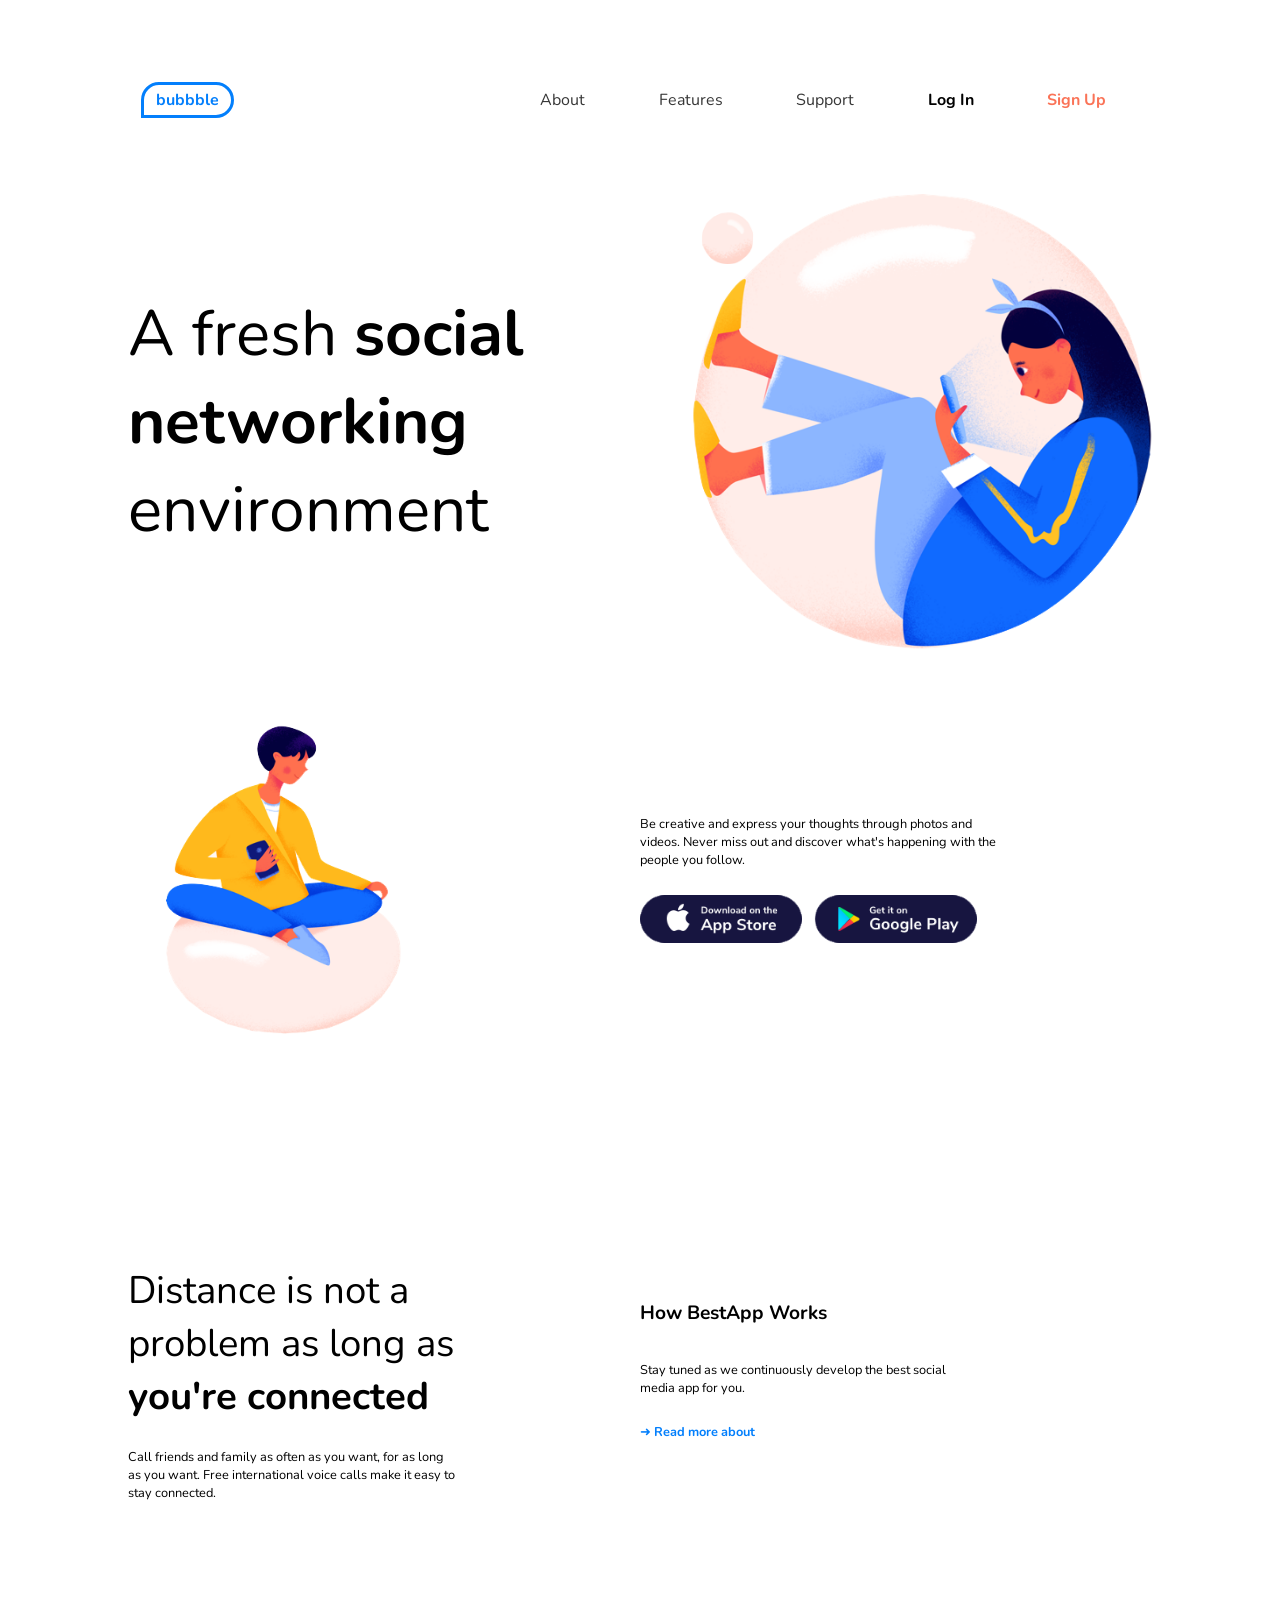
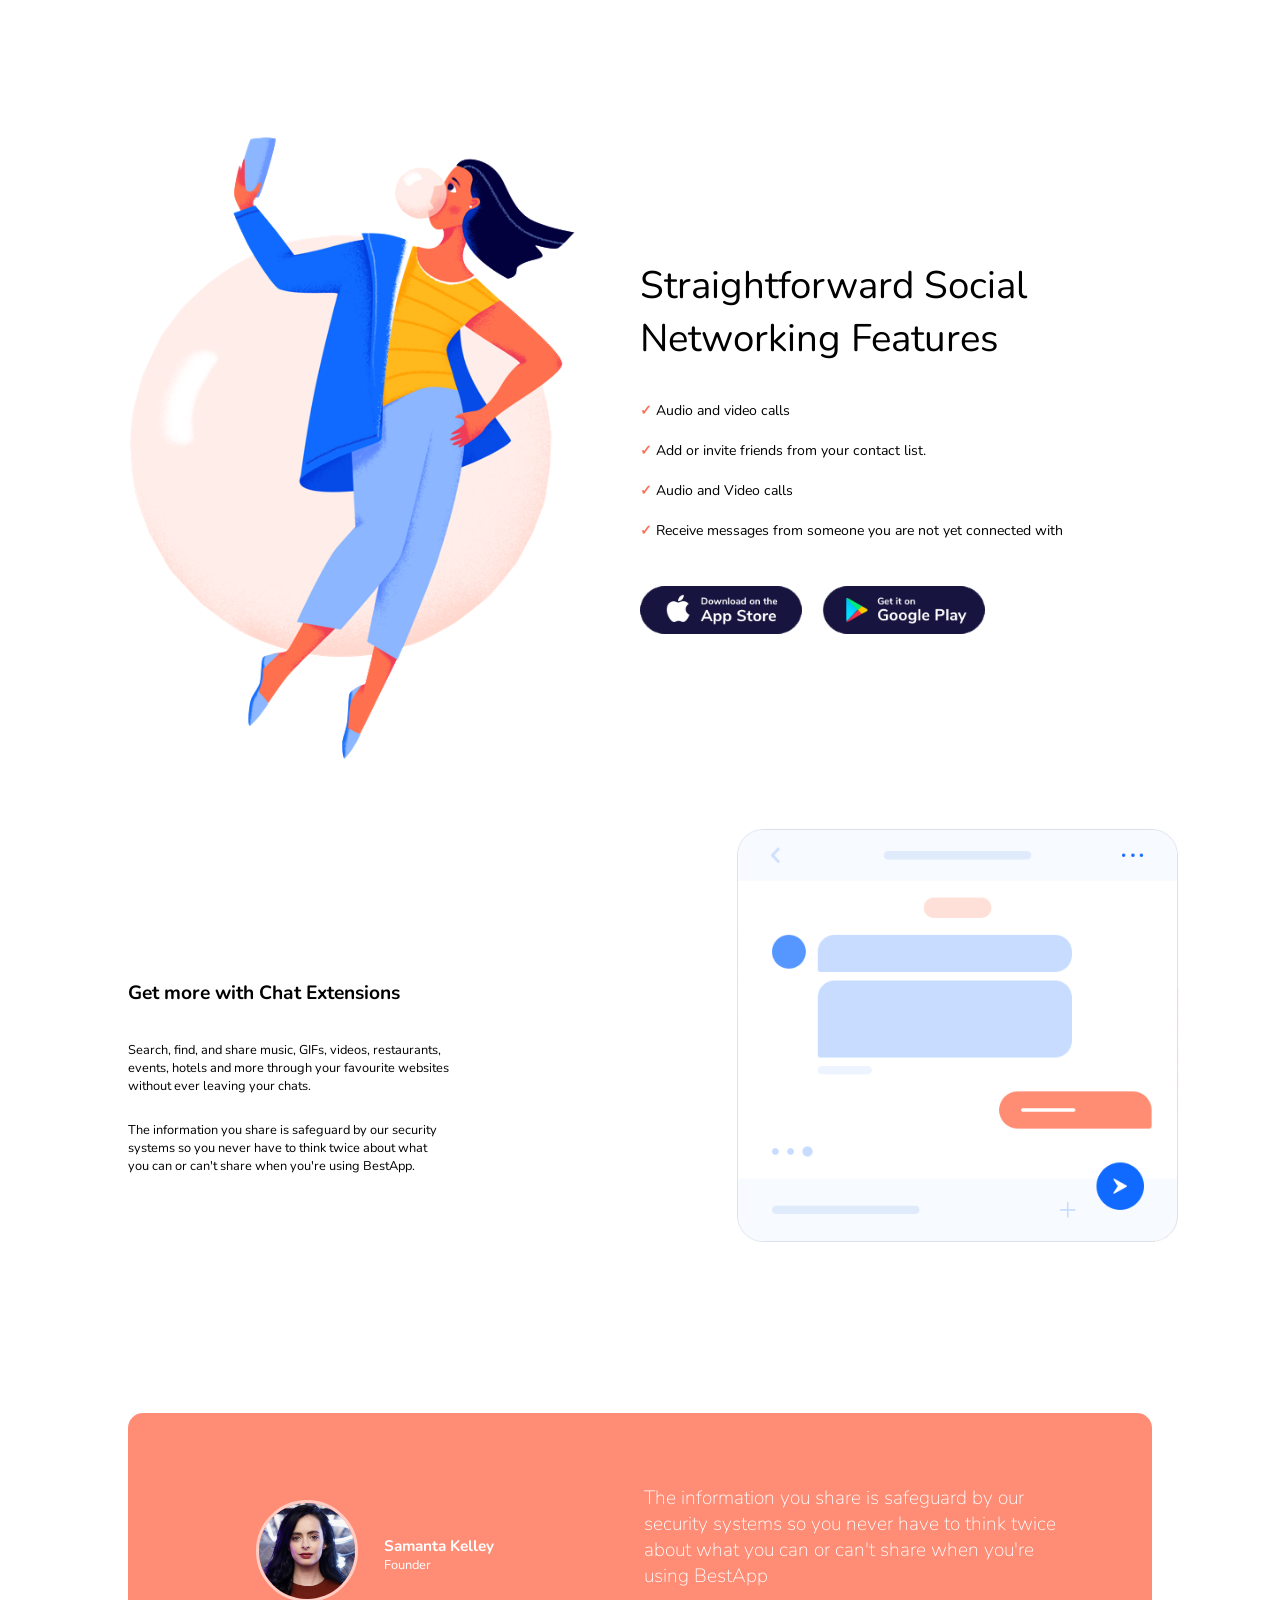
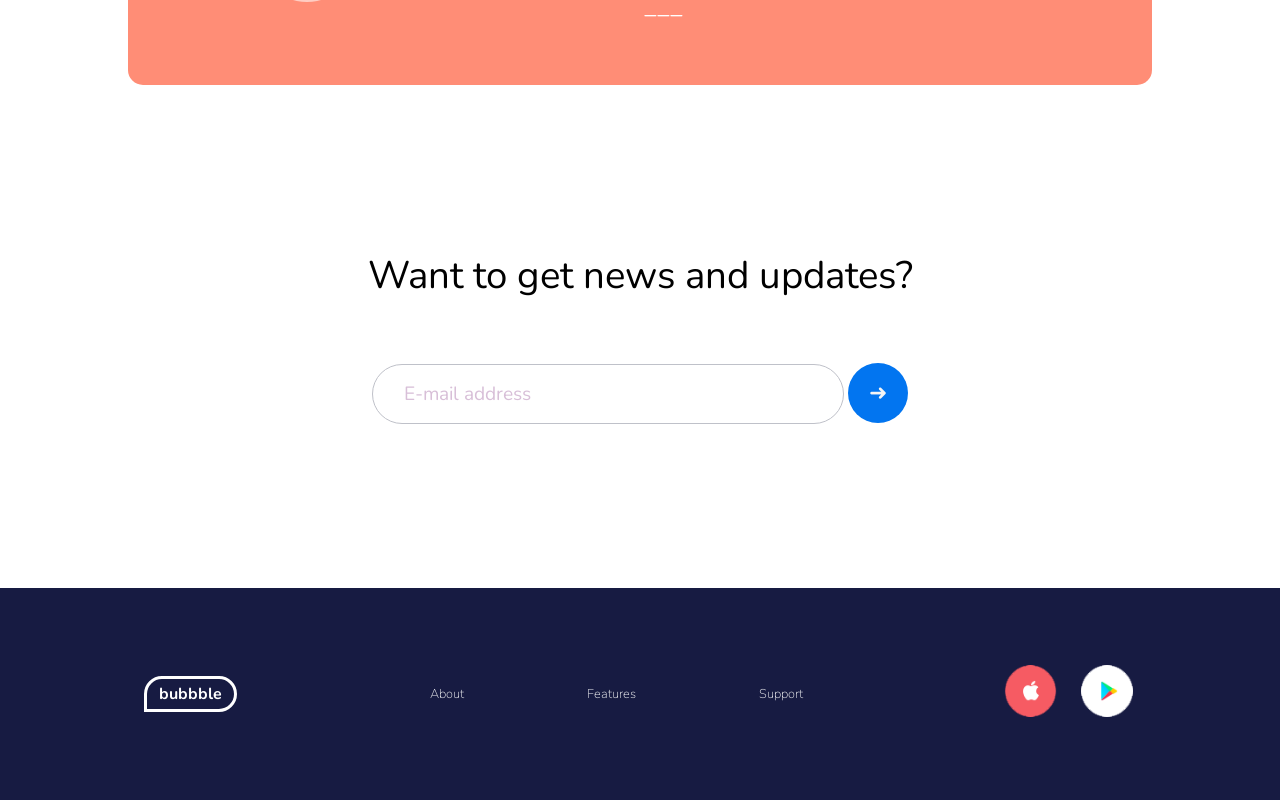
<file: index.html>
<!DOCTYPE html>
<html lang="en">
<!-- Head Area Start -->
<head>
    <meta charset="UTF-8">
    <meta name="viewport" content="width=device-width, initial-scale=1, minimum-scale=1">
    <!-- The above 4 meta tags *must* come first in the head; any other head content must come *after* these tags -->

    <!-- Title -->
    <title>Bubbble - Best social networking environment</title>

    <!-- Favicon -->
    <link rel="icon" href="img/core/favicon-b.png">

    <!-- Core Stylesheet -->
    <link href="css/style.css" rel="stylesheet">

    <!-- Responsive CSS -->
    <link href="css/responsive.css" rel="stylesheet">

    <!-- Font Style -->
    <link href="https://fonts.googleapis.com/css?family=Nunito&display=swap" rel="stylesheet">
</head>
<!-- Head Area End -->

<!-- Body Start -->
<body>
    <!-- Navigation Bar Start -->
    <nav>
        <!-- Logo -->
        <a href="#">
            <div class="logo-blue">
                bubbble
            </div>
        </a>
        <!-- Navigation Menu Start -->
        <ul class="nav-links">
                <li><a href="#">About</a></li>
                <li><a href="#">Features</a></li>
                <li><a href="#">Support</a></li>
                <li class="nav-login"><a href="#">Log In</a></li>
                <li class="nav-signup"><a href="#">Sign Up</a></li>
        </ul>
        <!-- Navigation Menu End -->
        <!-- Navigation Menu Toggle Button -->
        <div class="menu">
            <div class="btn-bar1"></div>
            <div class="btn-bar2"></div>
            <div class="btn-bar3"></div>
        </div>
    </nav>
    <!-- Navigation Menu End -->

    <!-- Content Wrap Start -->
    <div class="wrapper">
        <!-- First Row Content Start -->
        <div class="row-wrap">
            <!-- Caption -->
            <div class="caption">
                <p class="caption-big">
                    A fresh <b>social networking</b> environment
                </p>
            </div>
            <div class="main-img1">
                <img src="img/main_img_1.png" alt="Main-Image-1">
            </div>
        </div>
        <!-- First Row Content End -->

        <!-- Second Row Content Start -->
        <div class="row-wrap">
            <div class="main-img2">
                <img src="img/main_img_2.png" alt="Main-Image-2">
            </div>
            <div class="caption-block">
                <div>
                    <article class="medium-text">
                        <p>
                            Be creative and express your thoughts through photos and videos. Never miss out and discover what's happening with the people you follow.
                        </p>
                    </article>
                </div>
                <!-- Download App Button -->
                <div class="button-section">
                    <div class="download-button">
                        <a href="#"><img class="btn_1" src="img/download-btn-apple.png" alt="Apple-Button"></a>
                    </div>
                    <div class="download-button">
                        <a href="#"><img class="btn_2" src="img/download-btn-android.png" alt="Android Button"></a>
                    </div>
                </div>
            </div>
        </div>
        <!-- Second Row Content End -->

        <!-- Third Row Content Start -->
        <div class="row-wrap">
            <!-- Left Caption Start -->
            <div class="left-caption">
                <article>
                    <p class="caption-medium">
                        Distance is not a problem as long as <b>you're connected</b>
                    </p>
                    <p class="medium-text">
                        Call friends and family as often as you want, for as long as you want. Free international voice calls make it easy to stay connected.
                    </p>
                </article>
            </div>
            <!-- Left Caption End -->

            <!-- Right Caption Start -->
            <div class="right-caption">
                <article>
                    <!-- Right Caption -->
                    <p class="caption-small">
                        <b>How BestApp Works</b>
                    </p>
                    <p class="medium-text-small-margin">
                        Stay tuned as we continuously develop the best social media app for you.
                    </p>
                    <!-- Read More Link -->
                    <p class="medium-text-link">
                        <a href="#" style="color:#037ffc;">&#x279C <b>Read more about</b></a>
                    </p>
                </article>
            </div>
            <!-- Right Caption End -->
        </div>
        <!-- Third Row Content End -->

        <!-- Fourth Row Content Start -->
        <div class="row-wrap">
            <div class="main-img-3">
                <img src="img/main_img_3.png" alt="Main-Image-3">
            </div>
            <!-- Features -->
            <div class="caption-features">
                <article>
                    <p class="caption-medium-heading">
                        Straightforward Social Networking Features
                    </p>
                    <p>
                        <!-- Features List -->
                        <div class="features-section">
                            <!-- Unordered List Start -->
                            <ul class="feature-list">
                                <li>Audio and video calls</Audio></li>
                                <li>Add or invite friends from your contact list.</li>
                                <li>Audio and Video calls</li>
                                <li>Receive messages from someone you are not yet connected with</li>
                            </ul>
                            <!-- Unordered List End -->
                        </div>
                    </p>
                    <!-- Download Buttons -->
                    <div class="button-section">
                        <div class="download-button-alt">
                            <a href="#"><img class="btn_1-alt" src="img/download-btn-apple.png" alt="Apple-Button"></a>
                        </div>
                        <div class="download-button-alt">
                            <a href="#"><img class="btn_2-alt" src="img/download-btn-android.png" alt="Android-Button"></a>
                        </div>
                    </div>
                </article>
            </div>
        </div>
        <!-- Fourth Row Content End -->

        <!-- Fifth Row Content Start -->
        <div class="row-wrap">
            <!-- Caption -->
            <div class="article-medium">
                <article>
                    <p class="caption-small">
                        <b>Get more with Chat Extensions</b>
                    </p>
                    <p class="medium-text-small-margin">
                        Search, find, and share music, GIFs, videos, restaurants, events, hotels and more through your favourite websites without ever leaving your chats.
                    </p>
                    <p class="medium-text-small-margin">
                        The information you share is safeguard by our security systems so you never have to think twice about what you can or can't share when you're using BestApp.
                    </p>
                </article>
            </div>
            <div class="main-img-4">
                <img src="img/main_img_4.png" alt="Main-Image-4">
            </div>
        </div>
        <!-- Fifth Row Content End -->

        <!-- Sixth Row Content Start -->
        <div class="row-wrap">
            <!-- Profile Area Start -->
            <div class="profile-section">
                <!-- Profile Photo -->
                <div class="profile-card">
                    
                        <div class="profile-img-section">
                            <img class="profile-img" src="img/profile-photo.jpg" alt="Profile-Photo">
                        </div>
                    <!-- Profile Info -->
                    <div class="profile-name">
                        <p class="profile-name-card">
                            <b>Samanta Kelley</b><br>
                            Founder
                        </p>
                    </div>
                </div>
                <!-- Profile Area End -->
                <!-- Quote Area Start -->
                <div class="profile-caption-section">
                    <p class="profile-caption">
                        The information you share is safeguard by our security systems so you never have to think twice about what you can or can't share when you're using BestApp
                    </p>
                    <p class="profile-end">
                        ___
                    </p>
                </div>
                <!-- Quote Are End -->
            </div>
            <!-- Profile Area End -->
        </div>
        <!-- Sixth Row Content End -->

        <!-- Email Input Area Start -->
        <div class="email-form" align="center">
            <div>
                <p class="caption-font">
                    Want to get news and updates?
                </p>
            </div>
            <!-- Email Input Form Start -->
            <div>
                <form class="form-class">
                    <input class="email-input" type="email" placeholder="E-mail address">
                    <input class="submit-btn" type="submit" value="&#x279C">
                </form>
            </div>
            <!-- Email Input Form End -->
        </div>
        <!-- Email Input Area End -->
    </div>
    <!-- Content Wrap End -->

    <!-- Footer Start -->
    <footer class="main-footer">
        <div class="footer-block">
            <!-- Logo -->
            <div class="mob-footer">
                <a href="#">
                    <div class="logo-white">
                        bubbble
                    </div>
                </a>
                <!-- Footer Menu Start -->
                <ul class="nav-links-footer">
                    <li><a href="#">About</a></li>
                    <li><a href="#">Features</a></li>
                    <li><a href="#">Support</a></li>
                </ul>
                <!-- Footer Menu End -->
            </div>
            <!-- Footer Download Buttons -->
            <div class="btn-section">
                <div class="btn-footer-img-1">
                    <a href="#"><img class="btn-footer" src="img/btn-round-apple.png" alt="Apple-Button"></a>
                </div>
                <div class="btn-footer-img-2">
                    <a href="#"><img class="btn-footer" src="img/btn-round-android.png" alt="Android-Button"></a>
                </div>
            </div>
        </div>
    </footer>
    <!-- Footer End -->

    <!-- Javascript Code Link -->
    <script src="js/menu.js"></script>
</body>
<!-- Body End -->
</html>
</file>
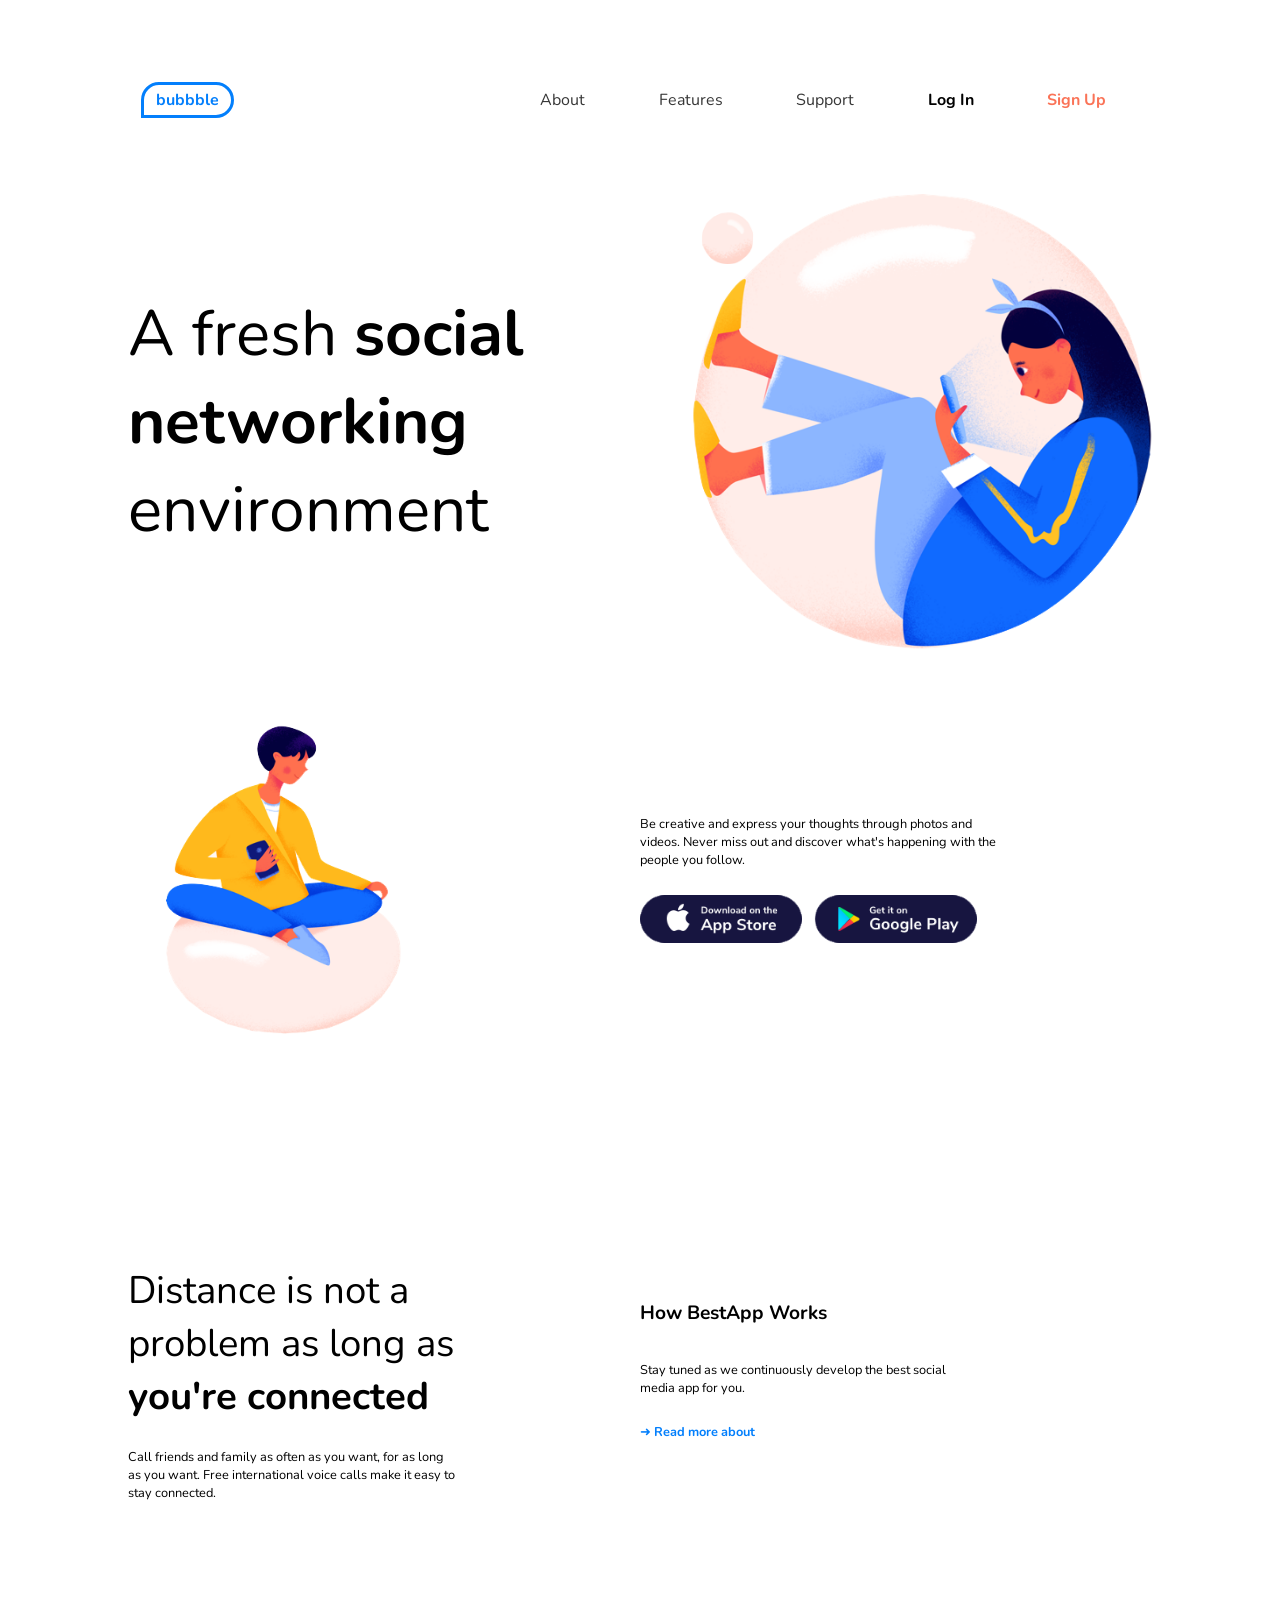
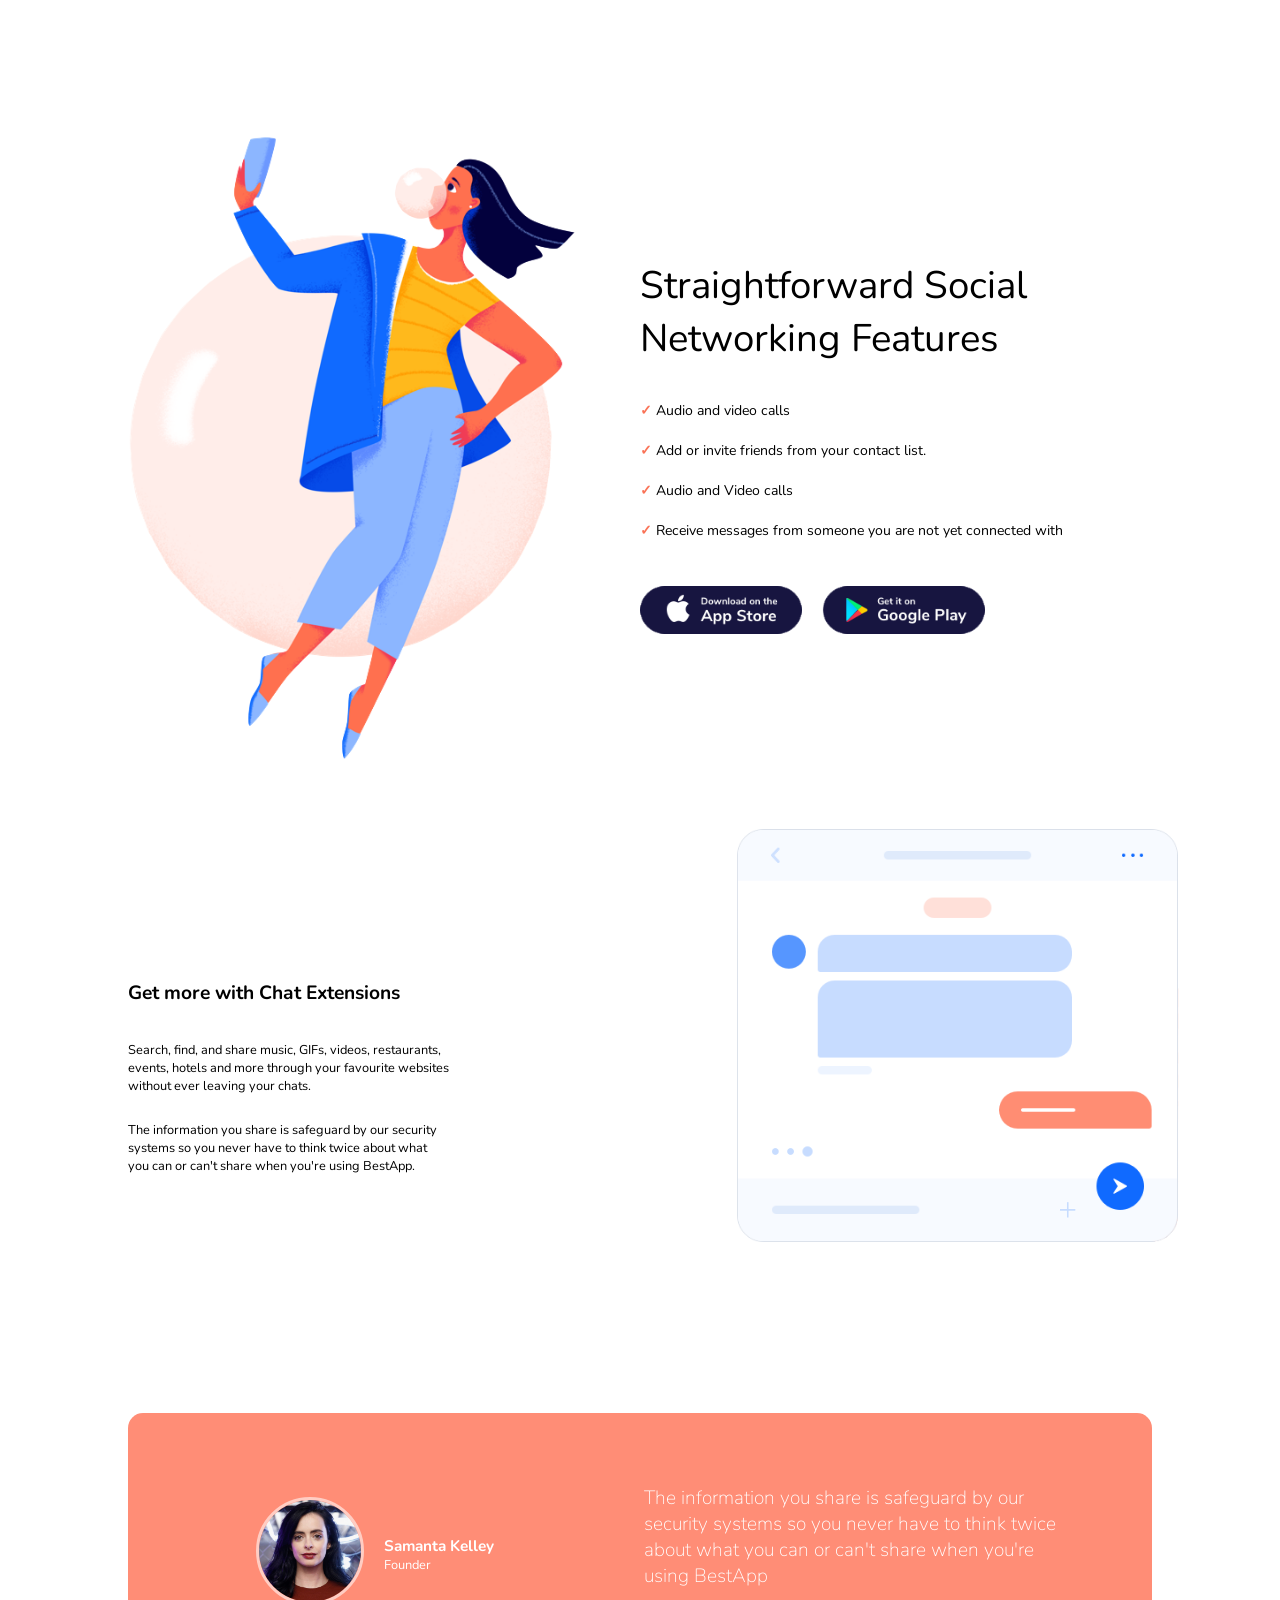
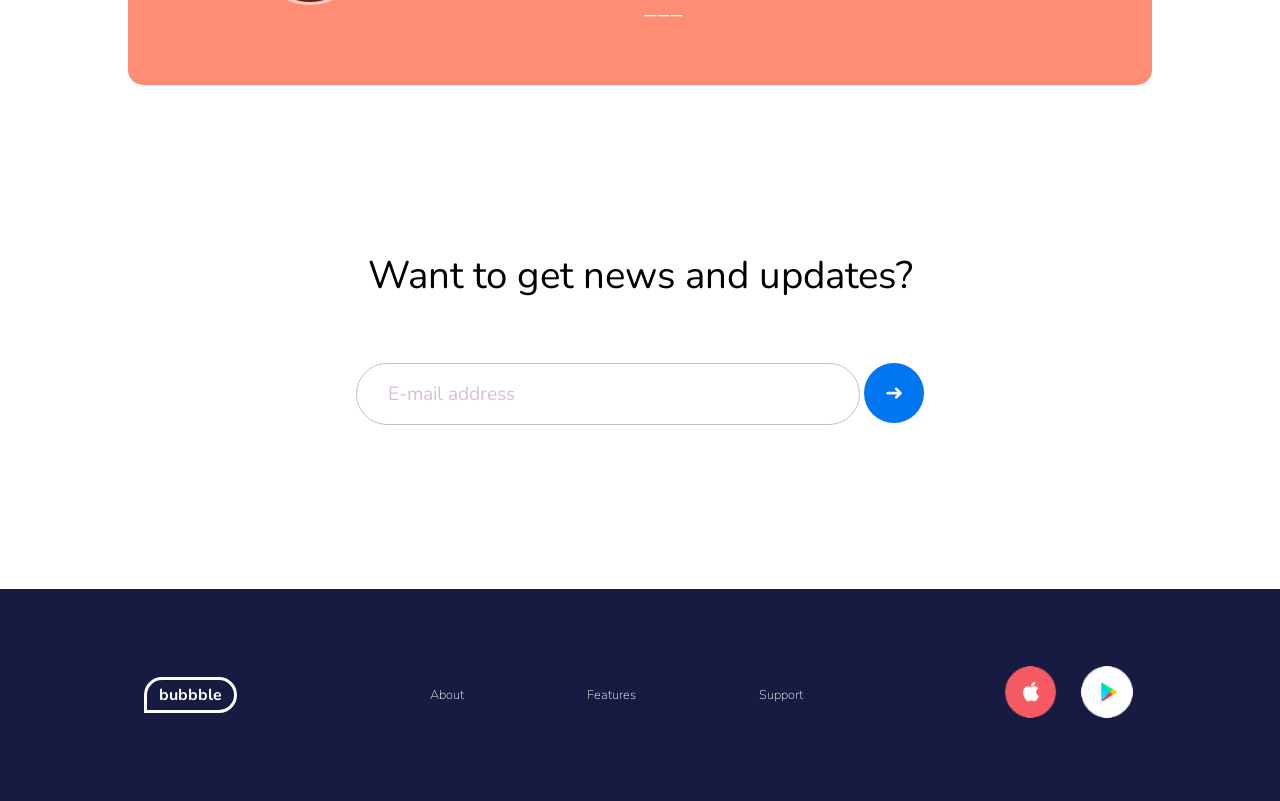
<file: bubbble/index.html>
<!DOCTYPE html>
<html lang="en">
<!-- Head Area Start -->
<head>
    <meta charset="UTF-8">
    <meta name="viewport" content="width=device-width, initial-scale=1.0">
    <!-- The above 4 meta tags *must* come first in the head; any other head content must come *after* these tags -->

    <!-- Title -->
    <title>Bubbble - Best social networking environment</title>

    <!-- Favicon -->
    <link rel="icon" href="img/core/favicon-b.png">

    <!-- Core Stylesheet -->
    <link href="css/style.css" rel="stylesheet">

    <!-- Responsive CSS -->
    <link href="css/responsive.css" rel="stylesheet">

    <!-- Font Style -->
    <link href="https://fonts.googleapis.com/css?family=Nunito&display=swap" rel="stylesheet">
</head>
<!-- Head Area End -->

<!-- Body Start -->
<body>
    <!-- Navigation Bar Start -->
    <nav>
        <!-- Logo -->
        <a href="#">
            <div class="logo-blue">
                bubbble
            </div>
        </a>
        <!-- Navigation Menu Start -->
        <ul class="nav-links">
                <li><a href="#">About</a></li>
                <li><a href="#">Features</a></li>
                <li><a href="#">Support</a></li>
                <li class="nav-login"><a href="#">Log In</a></li>
                <li class="nav-signup"><a href="#">Sign Up</a></li>
        </ul>
        <!-- Navigation Menu End -->
        <!-- Navigation Menu Toggle Button -->
        <div class="menu">
            <div class="btn-bar1"></div>
            <div class="btn-bar2"></div>
            <div class="btn-bar3"></div>
        </div>
    </nav>
    <!-- Navigation Menu End -->

    <!-- Content Wrap Start -->
    <div class="wrapper">
        <!-- First Row Content Start -->
        <div class="row-wrap">
            <!-- Caption -->
            <div class="caption">
                <p class="caption-big">
                    A fresh <b>social networking</b> environment
                </p>
            </div>
            <div class="main-img1">
                <img src="img/main_img_1.png" alt="Main-Image-1">
            </div>
        </div>
        <!-- First Row Content End -->

        <!-- Second Row Content Start -->
        <div class="row-wrap">
            <div class="main-img2">
                <img src="img/main_img_2.png" alt="Main-Image-2">
            </div>
            <div class="caption-block">
                <div>
                    <article class="medium-text">
                        <p>
                            Be creative and express your thoughts through photos and videos. Never miss out and discover what's happening with the people you follow.
                        </p>
                    </article>
                </div>
                <!-- Download App Button -->
                <div class="button-section">
                    <div class="download-button">
                        <a href="#"><img class="btn_1" src="img/download-btn-apple.png" alt="Apple-Button"></a>
                    </div>
                    <div class="download-button">
                        <a href="#"><img class="btn_2" src="img/download-btn-android.png" alt="Android Button"></a>
                    </div>
                </div>
            </div>
        </div>
        <!-- Second Row Content End -->

        <!-- Third Row Content Start -->
        <div class="row-wrap">
            <!-- Left Caption Start -->
            <div class="left-caption">
                <article>
                    <p class="caption-medium">
                        Distance is not a problem as long as <b>you're connected</b>
                    </p>
                    <p class="medium-text">
                        Call friends and family as often as you want, for as long as you want. Free international voice calls make it easy to stay connected.
                    </p>
                </article>
            </div>
            <!-- Left Caption End -->

            <!-- Right Caption Start -->
            <div class="right-caption">
                <article>
                    <!-- Right Caption -->
                    <p class="caption-small">
                        <b>How BestApp Works</b>
                    </p>
                    <p class="medium-text-small-margin">
                        Stay tuned as we continuously develop the best social media app for you.
                    </p>
                    <!-- Read More Link -->
                    <p class="medium-text-link">
                        <a href="#" style="color:#037ffc;">&#x279C <b>Read more about</b></a>
                    </p>
                </article>
            </div>
            <!-- Right Caption End -->
        </div>
        <!-- Third Row Content End -->

        <!-- Fourth Row Content Start -->
        <div class="row-wrap">
            <div class="main-img-3">
                <img src="img/main_img_3.png" alt="Main-Image-3">
            </div>
            <!-- Features -->
            <div class="caption-features">
                <article>
                    <p class="caption-medium-heading">
                        Straightforward Social Networking Features
                    </p>
                    <p>
                        <!-- Features List -->
                        <div class="features-section">
                            <!-- Unordered List Start -->
                            <ul class="feature-list">
                                <li>Audio and video calls</Audio></li>
                                <li>Add or invite friends from your contact list.</li>
                                <li>Audio and Video calls</li>
                                <li>Receive messages from someone you are not yet connected with</li>
                            </ul>
                            <!-- Unordered List End -->
                        </div>
                    </p>
                    <!-- Download Buttons -->
                    <div class="button-section">
                        <div class="download-button-alt">
                            <a href="#"><img class="btn_1-alt" src="img/download-btn-apple.png" alt="Apple-Button"></a>
                        </div>
                        <div class="download-button-alt">
                            <a href="#"><img class="btn_2-alt" src="img/download-btn-android.png" alt="Android-Button"></a>
                        </div>
                    </div>
                </article>
            </div>
        </div>
        <!-- Fourth Row Content End -->

        <!-- Fifth Row Content Start -->
        <div class="row-wrap">
            <!-- Caption -->
            <div class="article-medium">
                <article>
                    <p class="caption-small">
                        <b>Get more with Chat Extensions</b>
                    </p>
                    <p class="medium-text-small-margin">
                        Search, find, and share music, GIFs, videos, restaurants, events, hotels and more through your favourite websites without ever leaving your chats.
                    </p>
                    <p class="medium-text-small-margin">
                        The information you share is safeguard by our security systems so you never have to think twice about what you can or can't share when you're using BestApp.
                    </p>
                </article>
            </div>
            <div class="main-img-4">
                <img src="img/main_img_4.png" alt="Main-Image-4">
            </div>
        </div>
        <!-- Fifth Row Content End -->

        <!-- Sixth Row Content Start -->
        <div class="row-wrap">
            <!-- Profile Area Start -->
            <div class="profile-section">
                <!-- Profile Photo -->
                <div class="profile-card">
                    
                        <div class="profile-img-section">
                            <img class="profile-img" src="img/profile-photo.jpg" alt="Profile-Photo">
                        </div>
                    <!-- Profile Info -->
                    <div class="profile-name">
                        <p class="profile-name-card">
                            <b>Samanta Kelley</b><br>
                            Founder
                        </p>
                    </div>
                </div>
                <!-- Profile Area End -->
                <!-- Quote Area Start -->
                <div class="profile-caption-section">
                    <p class="profile-caption">
                        The information you share is safeguard by our security systems so you never have to think twice about what you can or can't share when you're using BestApp
                    </p>
                    <p class="profile-end">
                        ___
                    </p>
                </div>
                <!-- Quote Are End -->
            </div>
            <!-- Profile Area End -->
        </div>
        <!-- Sixth Row Content End -->

        <!-- Email Input Area Start -->
        <div class="email-form" align="center">
            <div>
                <p class="caption-font">
                    Want to get news and updates?
                </p>
            </div>
            <!-- Email Input Form Start -->
            <div>
                <form class="form-class">
                    <input class="email-input" type="email" placeholder="E-mail address">
                    <input class="submit-btn" type="submit" value="&#x279C">
                </form>
            </div>
            <!-- Email Input Form End -->
        </div>
        <!-- Email Input Area End -->
    </div>
    <!-- Content Wrap End -->

    <!-- Footer Start -->
    <footer class="main-footer">
        <div class="footer-block">
            <!-- Logo -->
            <div class="mob-footer">
                <a href="#">
                    <div class="logo-white">
                        bubbble
                    </div>
                </a>
                <!-- Footer Menu Start -->
                <ul class="nav-links-footer">
                    <li><a href="#">About</a></li>
                    <li><a href="#">Features</a></li>
                    <li><a href="#">Support</a></li>
                </ul>
                <!-- Footer Menu End -->
            </div>
            <!-- Footer Download Buttons -->
            <div class="btn-section">
                <div class="btn-footer-img-1">
                    <a href="#"><img class="btn-footer" src="img/btn-round-apple.png" alt="Apple-Button"></a>
                </div>
                <div class="btn-footer-img-2">
                    <a href="#"><img class="btn-footer" src="img/btn-round-android.png" alt="Android-Button"></a>
                </div>
            </div>
        </div>
    </footer>
    <!-- Footer End -->

    <!-- Javascript Code Link -->
    <script src="js/menu.js"></script>
</body>
<!-- Body End -->
</html>
</file>
<file: css/style.css>
/* --------------------------
:: Template Name: Bubbble Project
:: Template Author: Amal Joy
:: Template Author URI: 
:: Description: responsive & ultra light.
:: Tags: App Landing, Apps, Responsive App Landing, Bootstrap 4, Free Theme, Free HTML Template, HTML5 Template etc.
:: Version: v1.0
:: Created: 12/03/2020
-------------------------- */



/* --- [Master Stylesheet] ----
:: 1.0 Base CSS Start
:: 2.0 Header Area CSS
:: 3.0 Body CSS
:: 4.0 Image CSS
:: 5.0 Button Area CSS
:: 6.0 Caption Area CSS
:: 7.0 Input Area CSS
:: 8.0 Footer Area CSS
-------------------------- */



/* --------------------------
:: 1.0 Base CSS Start
-------------------------- */

* {
    padding: 0px;
    margin: 0px;
    box-sizing: border-box;
}

a {
    text-decoration: none;
}


/* --------------------------
:: 2.0 Header Area CSS
-------------------------- */

nav {
    display: flex;
    justify-content: space-around;
    align-items: center;
    min-height: 8vh;
    font-family: 'Nunito', sans-serif;
}

.nav-links {
    display: flex;
    justify-content: space-around;
    width: 50%;
    list-style: none;
}

.nav-links a{
    color: #e7f1fc;
}

.toggle .btn-bar1{
    transform: rotate(-45deg) translate(-5px,6px);
}

.toggle .btn-bar2{
    opacity: 0;
}

.toggle .btn-bar3{
    transform: rotate(45deg) translate(-5px,-6px);
}

.menu {
    display: none;
    transition: all 0.3 ease;
}

.btn-bar1, .btn-bar2, .btn-bar3 {
    width: 25px;
    height: 3px;
    background-color: #037ffc;
    margin: 5px;
}

.logo-blue {
    font-weight: bold;
    color: #037ffc;
    border: 3px #037ffc solid;
    display: inline-block;
    padding: 4px 12px 4px 12px;
    border-radius: 30px 30px 30px 0px;
    vertical-align: middle;
    margin-left: 5%;
}


/* --------------------------
:: 3.0 Body CSS
-------------------------- */

.wrapper {
    width: 90%;
    font-family: 'Nunito', sans-serif;
    margin: 0 auto;
}

.row-wrap {
    width: 100%;
    display:table;
}



/* --------------------------
:: 4.0 Image CSS
-------------------------- */

.main-img1 img {
width: 100%;
}

.main-img2 img {
    width: 80%;
}

.main-img {
    width: 50%;
}

.main-img-3 img{
    width: 48%;
    margin-left: 26%;
    margin-right: 26%;
}


/* --------------------------
:: 5.0 Button Area CSS
-------------------------- */

.button-section {
    width: 100%;
    
}

.download-button {
    display: inline-block;
    vertical-align: middle;
    margin-left: auto;
    margin-right: auto;
}

.download-button img{
    height: 5vw;
    width: auto;
    
}

.btn_1 {
    margin-right: 3%;
}

.btn_2 {
    margin-left: 3%;
}

.download-button-alt {
    display: inline-block;
    vertical-align: middle;
    margin-left: auto;
    margin-right: auto;
}

.download-button-alt img {
    height: 10vw;
    width: auto;
}

.btn_1-alt {
    margin-right: 10%;
}

.btn_2-alt {
    margin-left: 10%;
}


/* --------------------------
:: 6.0 Caption Area CSS
-------------------------- */

.left-caption, .right-caption {
    width: 100%;
}

.caption-block {
    width: 50%;
    font-size: 2vw;
    display: inline-block;
    vertical-align: middle;
}

.caption {
    width: 50%;
    font-size: 6vw;
}

.caption, .main-img1,.main-img2 {
    display: inline-block;
    vertical-align: middle;
    width: 50%;
}

.caption-big {
    width: 100%;
}

.medium-text {
    padding-bottom: 10%;
    font-size: 1.5vw;
}

.medium-text p{
    width: 89%;
}

.caption-medium {
    font-size: 4vw;
    padding-bottom: 5%;
}

.caption-small {
    font-size: 2vw;
    padding-bottom: 3%;
}

.medium-text-small-margin {
    padding-bottom: 5%;
    font-size: 1.5vw;
}

.medium-text-link {
    padding-bottom: 10%;
    font-size: 3vw;
}

.features-section{
    vertical-align: middle;
}

.feature-list {
    padding: 0px 0px 0px 0px;
}

.features-section ul {
    list-style: none;
    padding-bottom: 20px;
  }
  
.features-section  ul li:before {
    font-weight: bold;
    color: #fa7357;
    content: '✓   ';
  }

  .feature-list li {
      font-size: 3.5vw;
      line-height: 150%;
  }

  .caption-medium-heading {
    font-size: 9vw;
    padding-bottom: 5%;
}

.caption-features {
    width: 100%;
}

.caption-font {
    font-size: 5vw;
    font-family: 'Nunito', sans-serif;
    width: 90%;
    padding-top: 6%;
    padding-bottom: 6%;
}

.main-img-4 {
    width: 100%;
    padding-top: 10%;
    padding-bottom: 15%;
}

.main-img-4 img{
    width: 66%;
    margin-left: 17%;
    margin-right: 17%;
}

.article-medium {
    width: 100%;
    padding-top: 15%;
}

.profile-section {
    width: 100%;
    border-radius: 15px;
    background-color: #ff8d76;
    padding-top: 15%;
    padding-bottom: 15%;
    margin-bottom: 10%;
}

.profile-card {
    width: 80%;
    display: table;
    margin-left: 10%;
    margin-right: 10%;
}

.profile-img {
    width: 72%;
    border-radius: 50%;
    border-width: 3px;
    border-color: #ffcdc3;
    border-style: solid;
}

.profile-img-section {
    width: 50%;
    display: table-cell;
    vertical-align: middle;
}

.profile-name {
    width: 50%;
    display: table-cell;
    vertical-align: middle;
    color: white;
    font-size: 4vw;
}

.profile-caption-section {
    width: 80%;
    color: white;
    margin-left: 10%;
    margin-right: 10%;
    margin-top: 3%;
}

.profile-designation {
    font-size: 3.5vw;
}

.email-form{
    width: 100%;
    padding: 0% 0% 10% 0%;
}


/* --------------------------
:: 7.0 Input Area CSS
-------------------------- */

.email-input {
    height: 52px;
    width: 50%;
    border-radius: 50px;
    border: 1px solid #bfc1c9;
    font-family: 'Nunito', sans-serif;
    font-size: 4.5vw;
    padding-left: 10%;
}
::-webkit-input-placeholder {
    margin-left: 10px;
    color: thistle;
    font-family: 'Nunito', sans-serif;
    font-size: 4.5vw;
}

.submit-btn {
    height: 60px;
    width: 60px;
    border-radius: 50px;
    background-color: #0275f0;
    border-style: none;
    color: whitesmoke;
    font-size: 22px;
}

.form-class {
    padding-bottom: 6%;
}



/* --------------------------
:: 8.0 Footer Area CSS
-------------------------- */

.footer-block {
    width: 100%;
    background-color: #171b42;
    font-family: 'Nunito', sans-serif;
    display: table;
    padding-bottom: 10%;
    padding-top: 10%;
    margin-bottom: 0px;
}

.logo-white {
    font-weight: bold;
    color: white;
    border: 3px white solid;
    display: inline-block;
    padding: 4px 12px 4px 12px;
    border-radius: 30px 30px 30px 0px;
    vertical-align: middle;
    margin-left: 15%;
}

.mob-footer {
    display: flex;
    justify-content: space-around;
    align-items: center; 
}

.nav-links-footer {
    display: flex;
    justify-content: space-around;
    width: 100%;
    list-style: none;
    margin-left: 4%;
}

.nav-links-footer a{
    color: white;
}


.btn-section {
    margin-top: 5%;
    margin-left: 35%;
    margin-right: 30%;
    width: 100%;
}

.btn-footer {
    height: auto;
    width: 80%;
    display: inline-block;   
}

.btn-footer-img-1, .btn-footer-img-2 {
    display: inline-block;
}

.main-footer {
    margin-bottom: 0px;
}

/* --------------------------
:: CSS End
-------------------------- */
</file>
<file: css/responsive.css>
/* --------------------------
:: Template Name: Bubbble Project Responsive
:: Template Author: Amal Joy
:: Template Author URI: 
:: Description: responsive & ultra light.
:: Tags: App Landing, Apps, Responsive App Landing, Bootstrap 4, Free Theme, Free HTML Template, HTML5 Template etc.
:: Version: v1.0
:: Created: 12/03/2020
-------------------------- */


/* ---------------------------------------
:: For screen size larger than 1025 pixels
--------------------------------------- */

@media screen and (min-width: 1025px) {
    .wrapper {
        width: 80%;
    }

    nav {
        margin-top: 5%;
    }

    .caption {
        font-size: 5vw;
    }

    div.left-caption, .right-caption {
        width: 50%;
        display: inline-block;
        vertical-align: middle;
    }

    .medium-text {
        width: 64%;
        font-size: 1vw;
        padding-bottom: 5%;
    }  
    
    .medium-text p {
        width: 110%;
    }

    p.medium-text-small-margin {
        width: 63%;
        font-size: 1vw;
    }

    div.main-img-3 {
        width: 50%;
    }

    div.main-img-3 img{
        width: 88%;
        margin-left: 0px;
        margin-right: 0px;
    }

    div.caption-features {
        width: 50%;
    }

    p.caption-medium-heading {
        font-size: 3vw;
    }

    .caption-medium {
        font-size: 3vw;
        margin-right: 16%;
    }

    .left-caption {
        margin-top: 15%;
        margin-bottom: 15%;
    }

    .right-caption {
        margin-top: 15%;
        margin-bottom: 15%;
    }

    .feature-list li {
        font-size: 1.1vw;
        line-height: 40px;
    }

    img.btn-1-alt {
        margin-right: 3%;
    }

    img.btn-2-alt {
        margin-left: 3%;
    }

    .download-button img {
        height: 3.8vw;
    }

    .download-button-alt img {
        height: 3.8vw;
        width: auto;
    }

    div.main-img-3 {
        display: inline-block;
        vertical-align: middle;
    }

    div.caption-features {
        display: inline-block;
        vertical-align: middle;
    }

    .features-section ul {
        padding-bottom: 35px;
    }

    div.article-medium {
        width: 50%;
        padding-top: 0px;
        display: inline-block;
        vertical-align: middle;
    }

    div.main-img-4 {
        width: 50%;
        padding-top: 0px;
        padding-bottom: 0px;
        display: inline-block;
        vertical-align: middle;
    }


    div.profile-section {
        display: inline-block;
        vertical-align: middle;
        padding-top: 7%;
        padding-bottom: 6%;
        margin-bottom: 10%;
    }

    div.profile-card {
        width: 50%;
        margin-left: 0%;
        margin-right: 0%;
        display: inline-block;
        vertical-align: middle;
    }

    p.profile-name-card b{
        font-size: 1.2vw;
    }

    p.profile-name-card{
        font-size: 1vw;
    }

    .caption-small {
        font-size: 1.5vw;
        margin-bottom: 20px;
    }

    img.profile-img {
        width: 40%;
        margin-left: 50%;
        margin-right: 6%;
    }

    div.profile-caption-section {
        width: 49%;
        margin-left: 0px;
        margin-right: 0px;
        margin-top: 0px;
        display: inline-block;
        vertical-align: middle;
    }

    p.profile-caption {
        width: 85%;
        font-size: 1.5vw;
        font-weight: lighter;
    }

    p.profile-end {
        width: 100%;
        font-size: 2vw;
    }

    .email-input {
        height: 60px;
        width: 46%;
        font-size: 1.5vw;
        padding-left: 3%;
    }

    ::-webkit-input-placeholder {
        font-size: 1.5vw;
    }

    .footer-block {
        display: flex;
        justify-content: space-around;
        padding-bottom: 6%;
        padding-top: 6%;
    }

    .btn-section {
        margin-top: 0%;
        margin-left: 0%;
        margin-right: 9%;
        width: 12%;
        display: flex;
        justify-content: space-around;
    }

    .nav-links-footer {
        font-size: 1vw;
        margin-left: 16%;
        margin-right: 12%;
        font-weight: lighter;
    }

    .logo-white {
        margin-left: 0%;
    }

    .mob-footer {
        width: 64%;
        margin-left: 10%;
    }
    
    .main-footer {
        width: 100%;
    }

    .caption-font {
        font-size: 3vw;
    }

    .row-wrap {
        margin: 5% 0% 0% 0%;
    }

    .nav-links a {
        color: rgb(54, 54, 54);
    }

    li.nav-signup a{
        font-weight: bold;
        color: #fa7357;
    }

    li.nav-login a{
        font-weight: bold;
        color: black;

    }

    .main-img-4 img {
        width: 90%;
        margin-left: 17%;
        margin-right: 17%;
        margin-bottom: 20%;
    }

    .medium-text-link {
        font-size: 1vw;
    }

    .main-img1 img {
        width: 110%;
    }

    .main-img2 img {
        width: 62%;
    }

    .btn-footer {
        width: 88%;
    }
    
}




/* ---------------------------------------
:: For screen size smaller than 600 pixels
--------------------------------------- */

@media screen and (max-width: 600px) {
    html, body {
        overflow-x: hidden;
        max-width: 100%;
    }

    p.medium-text {
        font-size: 3.5vw;
        width: 92%;
    }

    p.caption-medium {
        font-size: 7vw;
    }

    article.medium-text {
        font-size: 2.5vw;
    }

    p.caption-small {
        font-size: 5vw;
    }

    p.medium-text-small-margin {
        padding-bottom: 3%;
        font-size: 3.5vw;
        width: 93%;
    }

    .caption-medium-heading {
        font-size: 8vw;
    }

    nav {
        border-bottom: 1px rgb(234, 234, 238) solid;
        width: 100%;
        justify-content: space-around;
    }

    .menu {
        display: inline-block;
        cursor: pointer;
        vertical-align: middle;
        margin-left: 57%;
        margin-right: 5%;
    }

    .nav-links {
        position: absolute;
        right: 0px;
        height: 45vh;
        top: 8vh;
        background-color: #037ffc;
        display: flex;
        flex-direction: column;
        align-items: center;
        width: 100%;
        transform: translateX(100%);
        transition: transform 0.3s ease-in;
        font-weight: bold;
    }

    .nav-active {
        transform: translateX(0%);
    }

    .row-wrap {
        margin: 24px 0px 24px 0px;
    }

    .caption-features {
        margin-top: 28px;
    }
}



/* -----------------------------------------------------------------
:: For screen size larger than 601 pixels & smaller than 1024 pixels
----------------------------------------------------------------- */

@media screen and (min-width: 601px) and (max-width: 1024px){
    .wrapper {
        width: 80%;
    }

    div.left-caption, .right-caption {
        width: 50%;
        display: inline-block;
        vertical-align: middle;
    }

    p.medium-text {
        width: 80%;
    }

    p.medium-text-small-margin {
        width: 80%;
    }

    div.main-img-3 {
        width: 50%;
    }

    div.main-img-3 img{
        width: 100%;
        margin-left: 0px;
        margin-right: 0px;
    }

    div.caption-features {
        width: 50%;
    }

    p.caption-medium-heading {
        font-size: 3vw;
    }

    .feature-list li {
        font-size: 1.5vw;
    }

    img.btn-1-alt {
        margin-right: 3%;
    }

    img.btn-2-alt {
        margin-left: 3%;
    }

    .download-button-alt img {
        height: 5vw;
        width: auto;
    }

    div.main-img-3 {
        display: inline-block;
        vertical-align: middle;
    }

    div.caption-features {
        display: inline-block;
        vertical-align: middle;
    }

    div.article-medium {
        width: 50%;
        padding-top: 0px;
        display: inline-block;
        vertical-align: middle;
    }

    div.main-img-4 {
        width: 50%;
        padding-top: 0px;
        padding-bottom: 0px;
        display: inline-block;
        vertical-align: middle;
    }

    div.profile-section {
        display: inline-block;
        vertical-align: middle;
        padding-top: 5%;
        padding-bottom: 4%;
        margin-bottom: 10%;
    }

    div.profile-card {
        width: 50%;
        margin-left: 0%;
        margin-right: 0%;
        display: inline-block;
        vertical-align: middle;
    }

    p.profile-name-card b{
        font-size: 2vw;
    }

    p.profile-name-card{
        font-size: 1.5vw;
    }

    img.profile-img {
        width: 51%;
        margin-left: 34%;
        margin-right: 6%;
    }

    div.profile-caption-section {
        width: 49%;
        margin-left: 0px;
        margin-right: 0px;
        margin-top: 0px;
        display: inline-block;
        vertical-align: middle;
    }

    p.profile-caption {
        width: 90%;
        font-size: 2vw;
    }

    p.profile-end {
        width: 100%;
        font-size: 2vw;
    }

    .email-input {
        height: 60px;
        width: 48%;
        font-size: 2vw;
    }

    ::-webkit-input-placeholder {
        font-size: 2vw;
    }

    .footer-block {
        display: flex;
        justify-content: space-around;
    }

    .btn-section {
        margin-top: 0%;
        margin-left: 0%;
        margin-right: 9%;
        width: 12%;
        display: flex;
        justify-content: space-around;
    }

    .nav-links-footer {
        font-size: 2vw;
        margin-left: 16%;
        margin-right: 12%;
        font-weight: lighter;
    }

    .logo-white {
        margin-left: 0%;
    }

    .mob-footer {
        width: 64%;
        margin-left: 10%;
    }
    
    .main-footer {
        width: 100%;
    }

    .caption-font {
        font-size: 4vw;
    }

    .row-wrap {
        margin: 5% 0% 0% 0%;
    }

    .nav-links a {
        color: rgb(54, 54, 54);
    }

    li.nav-signup a{
        font-weight: bold;
        color: #fa7357;
    }

    li.nav-login a{
        font-weight: bold;
        color: black;

    }

    .main-img-4 img {
        width: 66%;
        margin-left: 17%;
        margin-right: 17%;
        margin-bottom: 20%;
    }

    .medium-text-link {
        font-size: 1.5vw;
    }

    p.medium-text {
        width: 85%;
    }

}
</file>
<file: bubbble/css/style.css>
/* --------------------------
:: Template Name: Bubbble Project
:: Template Author: Amal Joy
:: Template Author URI: 
:: Description: responsive & ultra light.
:: Tags: App Landing, Apps, Responsive App Landing, Bootstrap 4, Free Theme, Free HTML Template, HTML5 Template etc.
:: Version: v1.0
:: Created: 12/03/2020
-------------------------- */



/* --- [Master Stylesheet] ----
:: 1.0 Base CSS Start
:: 2.0 Header Area CSS
:: 3.0 Body CSS
:: 4.0 Image CSS
:: 5.0 Button Area CSS
:: 6.0 Caption Area CSS
:: 7.0 Input Area CSS
:: 8.0 Footer Area CSS
-------------------------- */



/* --------------------------
:: 1.0 Base CSS Start
-------------------------- */

*{
    padding: 0px;
    margin: 0px;
}

body {
    overflow-x: hidden;
}

a {
    text-decoration: none;
}


/* --------------------------
:: 2.0 Header Area CSS
-------------------------- */

nav {
    display: flex;
    justify-content: space-around;
    align-items: center;
    min-height: 8vh;
    font-family: 'Nunito', sans-serif;
}

.nav-links {
    display: flex;
    justify-content: space-around;
    width: 50%;
    list-style: none;
}

.nav-links a{
    color: #e7f1fc;
}

.toggle .btn-bar1{
    transform: rotate(-45deg) translate(-5px,6px);
}

.toggle .btn-bar2{
    opacity: 0;
}

.toggle .btn-bar3{
    transform: rotate(45deg) translate(-5px,-6px);
}

.menu {
    display: none;
    transition: all 0.3 ease;
}

.btn-bar1, .btn-bar2, .btn-bar3 {
    width: 25px;
    height: 3px;
    background-color: #037ffc;
    margin: 5px;
}

.logo-blue {
    font-weight: bold;
    color: #037ffc;
    border: 3px #037ffc solid;
    display: inline-block;
    padding: 4px 12px 4px 12px;
    border-radius: 30px 30px 30px 0px;
    vertical-align: middle;
    margin-left: 5%;
}


/* --------------------------
:: 3.0 Body CSS
-------------------------- */

.wrapper {
    width: 90%;
    font-family: 'Nunito', sans-serif;
    margin: 0 auto;
}

.row-wrap {
    width: 100%;
    display:table;
}



/* --------------------------
:: 4.0 Image CSS
-------------------------- */

.main-img1 img {
width: 100%;
}

.main-img2 img {
    width: 80%;
}

.main-img {
    width: 50%;
}

.main-img-3 img{
    width: 48%;
    margin-left: 26%;
    margin-right: 26%;
}


/* --------------------------
:: 5.0 Button Area CSS
-------------------------- */

.button-section {
    width: 100%;
    
}

.download-button {
    display: inline-block;
    vertical-align: middle;
    margin-left: auto;
    margin-right: auto;
}

.download-button img{
    height: 5vw;
    width: auto;
    
}

.btn_1 {
    margin-right: 3%;
}

.btn_2 {
    margin-left: 3%;
}

.download-button-alt {
    display: inline-block;
    vertical-align: middle;
    margin-left: auto;
    margin-right: auto;
}

.download-button-alt img {
    height: 10vw;
    width: auto;
}

.btn_1-alt {
    margin-right: 10%;
}

.btn_2-alt {
    margin-left: 10%;
}


/* --------------------------
:: 6.0 Caption Area CSS
-------------------------- */

.left-caption, .right-caption {
    width: 100%;
}

.caption-block {
    width: 50%;
    font-size: 2vw;
    display: inline-block;
    vertical-align: middle;
}

.caption {
    width: 50%;
    font-size: 6vw;
}

.caption, .main-img1,.main-img2 {
    display: inline-block;
    vertical-align: middle;
    width: 50%;
}

.caption-big {
    width: 100%;
}

.medium-text {
    padding-bottom: 10%;
    font-size: 1.5vw;
}

.medium-text p{
    width: 89%;
}

.caption-medium {
    font-size: 4vw;
    padding-bottom: 5%;
}

.caption-small {
    font-size: 2vw;
    padding-bottom: 3%;
}

.medium-text-small-margin {
    padding-bottom: 5%;
    font-size: 1.5vw;
}

.medium-text-link {
    padding-bottom: 10%;
    font-size: 3vw;
}

.features-section{
    vertical-align: middle;
}

.feature-list {
    padding: 0px 0px 0px 0px;
}

.features-section ul {
    list-style: none;
    padding-bottom: 20px;
  }
  
.features-section  ul li:before {
    font-weight: bold;
    color: #fa7357;
    content: '✓   ';
  }

  .feature-list li {
      font-size: 3.5vw;
      line-height: 150%;
  }

  .caption-medium-heading {
    font-size: 9vw;
    padding-bottom: 5%;
}

.caption-features {
    width: 100%;
}

.caption-font {
    font-size: 5vw;
    font-family: 'Nunito', sans-serif;
    width: 90%;
    padding-top: 6%;
    padding-bottom: 6%;
}

.main-img-4 {
    width: 100%;
    padding-top: 10%;
    padding-bottom: 15%;
}

.main-img-4 img{
    width: 66%;
    margin-left: 17%;
    margin-right: 17%;
}

.article-medium {
    width: 100%;
    padding-top: 15%;
}

.profile-section {
    width: 100%;
    border-radius: 15px;
    background-color: #ff8d76;
    padding-top: 15%;
    padding-bottom: 15%;
    margin-bottom: 10%;
}

.profile-card {
    width: 80%;
    display: table;
    margin-left: 10%;
    margin-right: 10%;
}

.profile-img {
    width: 72%;
    border-radius: 50%;
    border-width: 3px;
    border-color: #ffcdc3;
    border-style: solid;
}

.profile-img-section {
    width: 50%;
    display: table-cell;
    vertical-align: middle;
}

.profile-name {
    width: 50%;
    display: table-cell;
    vertical-align: middle;
    color: white;
    font-size: 4vw;
}

.profile-caption-section {
    width: 80%;
    color: white;
    margin-left: 10%;
    margin-right: 10%;
    margin-top: 3%;
}

.profile-designation {
    font-size: 3.5vw;
}

.email-form{
    width: 100%;
    padding: 0% 0% 10% 0%;
}


/* --------------------------
:: 7.0 Input Area CSS
-------------------------- */

.email-input {
    height: 52px;
    width: 50%;
    border-radius: 50px;
    border: 1px solid #bfc1c9;
    font-family: 'Nunito', sans-serif;
    font-size: 4.5vw;
    padding-left: 10%;
}
::-webkit-input-placeholder {
    margin-left: 10px;
    color: thistle;
    font-family: 'Nunito', sans-serif;
    font-size: 4.5vw;
}

.submit-btn {
    height: 60px;
    width: 60px;
    border-radius: 50px;
    background-color: #0275f0;
    border-style: none;
    color: whitesmoke;
    font-size: 22px;
}

.form-class {
    padding-bottom: 6%;
}



/* --------------------------
:: 8.0 Footer Area CSS
-------------------------- */

.footer-block {
    width: 100%;
    background-color: #171b42;
    font-family: 'Nunito', sans-serif;
    display: table;
    padding-bottom: 10%;
    padding-top: 10%;
    margin-bottom: 0px;
}

.logo-white {
    font-weight: bold;
    color: white;
    border: 3px white solid;
    display: inline-block;
    padding: 4px 12px 4px 12px;
    border-radius: 30px 30px 30px 0px;
    vertical-align: middle;
    margin-left: 15%;
}

.mob-footer {
    display: flex;
    justify-content: space-around;
    align-items: center; 
}

.nav-links-footer {
    display: flex;
    justify-content: space-around;
    width: 100%;
    list-style: none;
    margin-left: 4%;
}

.nav-links-footer a{
    color: white;
}


.btn-section {
    margin-top: 5%;
    margin-left: 35%;
    margin-right: 30%;
    width: 100%;
}

.btn-footer {
    height: auto;
    width: 80%;
    display: inline-block;   
}

.btn-footer-img-1, .btn-footer-img-2 {
    display: inline-block;
}

.main-footer {
    margin-bottom: 0px;
}

/* --------------------------
:: CSS End
-------------------------- */
</file>
<file: bubbble/css/responsive.css>
/* --------------------------
:: Template Name: Bubbble Project Responsive
:: Template Author: Amal Joy
:: Template Author URI: 
:: Description: responsive & ultra light.
:: Tags: App Landing, Apps, Responsive App Landing, Bootstrap 4, Free Theme, Free HTML Template, HTML5 Template etc.
:: Version: v1.0
:: Created: 12/03/2020
-------------------------- */


/* ---------------------------------------
:: For screen size larger than 1025 pixels
--------------------------------------- */

@media (min-width: 1025px) {
    body {
        overflow-x: hidden;
    }
    
    .wrapper {
        width: 80%;
    }

    nav {
        margin-top: 5%;
    }

    .caption {
        font-size: 5vw;
    }

    div.left-caption, .right-caption {
        width: 50%;
        display: inline-block;
        vertical-align: middle;
    }

    .medium-text {
        width: 64%;
        font-size: 1vw;
        padding-bottom: 5%;
    }  
    
    .medium-text p {
        width: 110%;
    }

    p.medium-text-small-margin {
        width: 63%;
        font-size: 1vw;
    }

    div.main-img-3 {
        width: 50%;
    }

    div.main-img-3 img{
        width: 88%;
        margin-left: 0px;
        margin-right: 0px;
    }

    div.caption-features {
        width: 50%;
    }

    p.caption-medium-heading {
        font-size: 3vw;
    }

    .caption-medium {
        font-size: 3vw;
        margin-right: 16%;
    }

    .left-caption {
        margin-top: 15%;
        margin-bottom: 15%;
    }

    .right-caption {
        margin-top: 15%;
        margin-bottom: 15%;
    }

    .feature-list li {
        font-size: 1.1vw;
        line-height: 40px;
    }

    img.btn-1-alt {
        margin-right: 3%;
    }

    img.btn-2-alt {
        margin-left: 3%;
    }

    .download-button img {
        height: 3.8vw;
    }

    .download-button-alt img {
        height: 3.8vw;
        width: auto;
    }

    div.main-img-3 {
        display: inline-block;
        vertical-align: middle;
    }

    div.caption-features {
        display: inline-block;
        vertical-align: middle;
    }

    .features-section ul {
        padding-bottom: 35px;
    }

    div.article-medium {
        width: 50%;
        padding-top: 0px;
        display: inline-block;
        vertical-align: middle;
    }

    div.main-img-4 {
        width: 50%;
        padding-top: 0px;
        padding-bottom: 0px;
        display: inline-block;
        vertical-align: middle;
    }


    div.profile-section {
        display: inline-block;
        vertical-align: middle;
        padding-top: 7%;
        padding-bottom: 6%;
        margin-bottom: 10%;
    }

    div.profile-card {
        width: 50%;
        margin-left: 0%;
        margin-right: 0%;
        display: inline-block;
        vertical-align: middle;
    }

    p.profile-name-card b{
        font-size: 1.2vw;
    }

    p.profile-name-card{
        font-size: 1vw;
    }

    .caption-small {
        font-size: 1.5vw;
        margin-bottom: 20px;
    }

    img.profile-img {
        width: 40%;
        margin-left: 50%;
        margin-right: 6%;
    }

    div.profile-caption-section {
        width: 49%;
        margin-left: 0px;
        margin-right: 0px;
        margin-top: 0px;
        display: inline-block;
        vertical-align: middle;
    }

    p.profile-caption {
        width: 85%;
        font-size: 1.5vw;
        font-weight: lighter;
    }

    p.profile-end {
        width: 100%;
        font-size: 2vw;
    }

    .email-input {
        height: 60px;
        width: 46%;
        font-size: 1.5vw;
        padding-left: 3%;
    }

    ::-webkit-input-placeholder {
        font-size: 1.5vw;
    }

    .footer-block {
        display: flex;
        justify-content: space-around;
        padding-bottom: 6%;
        padding-top: 6%;
    }

    .btn-section {
        margin-top: 0%;
        margin-left: 0%;
        margin-right: 9%;
        width: 12%;
        display: flex;
        justify-content: space-around;
    }

    .nav-links-footer {
        font-size: 1vw;
        margin-left: 16%;
        margin-right: 12%;
        font-weight: lighter;
    }

    .logo-white {
        margin-left: 0%;
    }

    .mob-footer {
        width: 64%;
        margin-left: 10%;
    }
    
    .main-footer {
        width: 100%;
    }

    .caption-font {
        font-size: 3vw;
    }

    .row-wrap {
        margin: 5% 0% 0% 0%;
    }

    .nav-links a {
        color: rgb(54, 54, 54);
    }

    li.nav-signup a{
        font-weight: bold;
        color: #fa7357;
    }

    li.nav-login a{
        font-weight: bold;
        color: black;

    }

    .main-img-4 img {
        width: 90%;
        margin-left: 17%;
        margin-right: 17%;
        margin-bottom: 20%;
    }

    .medium-text-link {
        font-size: 1vw;
    }

    .main-img1 img {
        width: 110%;
    }

    .main-img2 img {
        width: 62%;
    }

    .btn-footer {
        width: 88%;
    }
    
}




/* ---------------------------------------
:: For screen size smaller than 600 pixels
--------------------------------------- */

@media (max-width: 600px) {
    body {
        overflow-x: hidden;
    }

    p.medium-text {
        font-size: 3.5vw;
        width: 92%;
    }

    p.caption-medium {
        font-size: 7vw;
    }

    article.medium-text {
        font-size: 2.5vw;
    }

    p.caption-small {
        font-size: 5vw;
    }

    p.medium-text-small-margin {
        padding-bottom: 3%;
        font-size: 3.5vw;
        width: 93%;
    }

    .caption-medium-heading {
        font-size: 8vw;
    }

    nav {
        border-bottom: 1px rgb(234, 234, 238) solid;
        width: 100%;
        justify-content: space-around;
    }

    .menu {
        display: inline-block;
        cursor: pointer;
        vertical-align: middle;
        margin-left: 57%;
        margin-right: 5%;
    }

    .nav-links {
        position: absolute;
        right: 0px;
        height: 45vh;
        top: 8vh;
        background-color: #037ffc;
        display: flex;
        flex-direction: column;
        align-items: center;
        width: 100%;
        transform: translateX(100%);
        transition: transform 0.3s ease-in;
        font-weight: bold;
    }

    .nav-active {
        transform: translateX(0%);

    }

    .row-wrap {
        margin: 24px 0px 24px 0px;
    }

    .caption-features {
        margin-top: 28px;
    }
}



/* -----------------------------------------------------------------
:: For screen size larger than 601 pixels & smaller than 1024 pixels
----------------------------------------------------------------- */

@media (min-width: 601px) and (max-width: 1024px){
    body {
        overflow-x: hidden;
    }
    
    .wrapper {
        width: 80%;
    }

    div.left-caption, .right-caption {
        width: 50%;
        display: inline-block;
        vertical-align: middle;
    }

    p.medium-text {
        width: 80%;
    }

    p.medium-text-small-margin {
        width: 80%;
    }

    div.main-img-3 {
        width: 50%;
    }

    div.main-img-3 img{
        width: 100%;
        margin-left: 0px;
        margin-right: 0px;
    }

    div.caption-features {
        width: 50%;
    }

    p.caption-medium-heading {
        font-size: 3vw;
    }

    .feature-list li {
        font-size: 1.5vw;
    }

    img.btn-1-alt {
        margin-right: 3%;
    }

    img.btn-2-alt {
        margin-left: 3%;
    }

    .download-button-alt img {
        height: 5vw;
        width: auto;
    }

    div.main-img-3 {
        display: inline-block;
        vertical-align: middle;
    }

    div.caption-features {
        display: inline-block;
        vertical-align: middle;
    }

    div.article-medium {
        width: 50%;
        padding-top: 0px;
        display: inline-block;
        vertical-align: middle;
    }

    div.main-img-4 {
        width: 50%;
        padding-top: 0px;
        padding-bottom: 0px;
        display: inline-block;
        vertical-align: middle;
    }

    div.profile-section {
        display: inline-block;
        vertical-align: middle;
        padding-top: 5%;
        padding-bottom: 4%;
        margin-bottom: 10%;
    }

    div.profile-card {
        width: 50%;
        margin-left: 0%;
        margin-right: 0%;
        display: inline-block;
        vertical-align: middle;
    }

    p.profile-name-card b{
        font-size: 2vw;
    }

    p.profile-name-card{
        font-size: 1.5vw;
    }

    img.profile-img {
        width: 51%;
        margin-left: 34%;
        margin-right: 6%;
    }

    div.profile-caption-section {
        width: 49%;
        margin-left: 0px;
        margin-right: 0px;
        margin-top: 0px;
        display: inline-block;
        vertical-align: middle;
    }

    p.profile-caption {
        width: 90%;
        font-size: 2vw;
    }

    p.profile-end {
        width: 100%;
        font-size: 2vw;
    }

    .email-input {
        height: 60px;
        width: 48%;
        font-size: 2vw;
    }

    ::-webkit-input-placeholder {
        font-size: 2vw;
    }

    .footer-block {
        display: flex;
        justify-content: space-around;
    }

    .btn-section {
        margin-top: 0%;
        margin-left: 0%;
        margin-right: 9%;
        width: 12%;
        display: flex;
        justify-content: space-around;
    }

    .nav-links-footer {
        font-size: 2vw;
        margin-left: 16%;
        margin-right: 12%;
        font-weight: lighter;
    }

    .logo-white {
        margin-left: 0%;
    }

    .mob-footer {
        width: 64%;
        margin-left: 10%;
    }
    
    .main-footer {
        width: 100%;
    }

    .caption-font {
        font-size: 4vw;
    }

    .row-wrap {
        margin: 5% 0% 0% 0%;
    }

    .nav-links a {
        color: rgb(54, 54, 54);
    }

    li.nav-signup a{
        font-weight: bold;
        color: #fa7357;
    }

    li.nav-login a{
        font-weight: bold;
        color: black;

    }

    .main-img-4 img {
        width: 66%;
        margin-left: 17%;
        margin-right: 17%;
        margin-bottom: 20%;
    }

    .medium-text-link {
        font-size: 1.5vw;
    }

    p.medium-text {
        width: 85%;
    }

}
</file>
